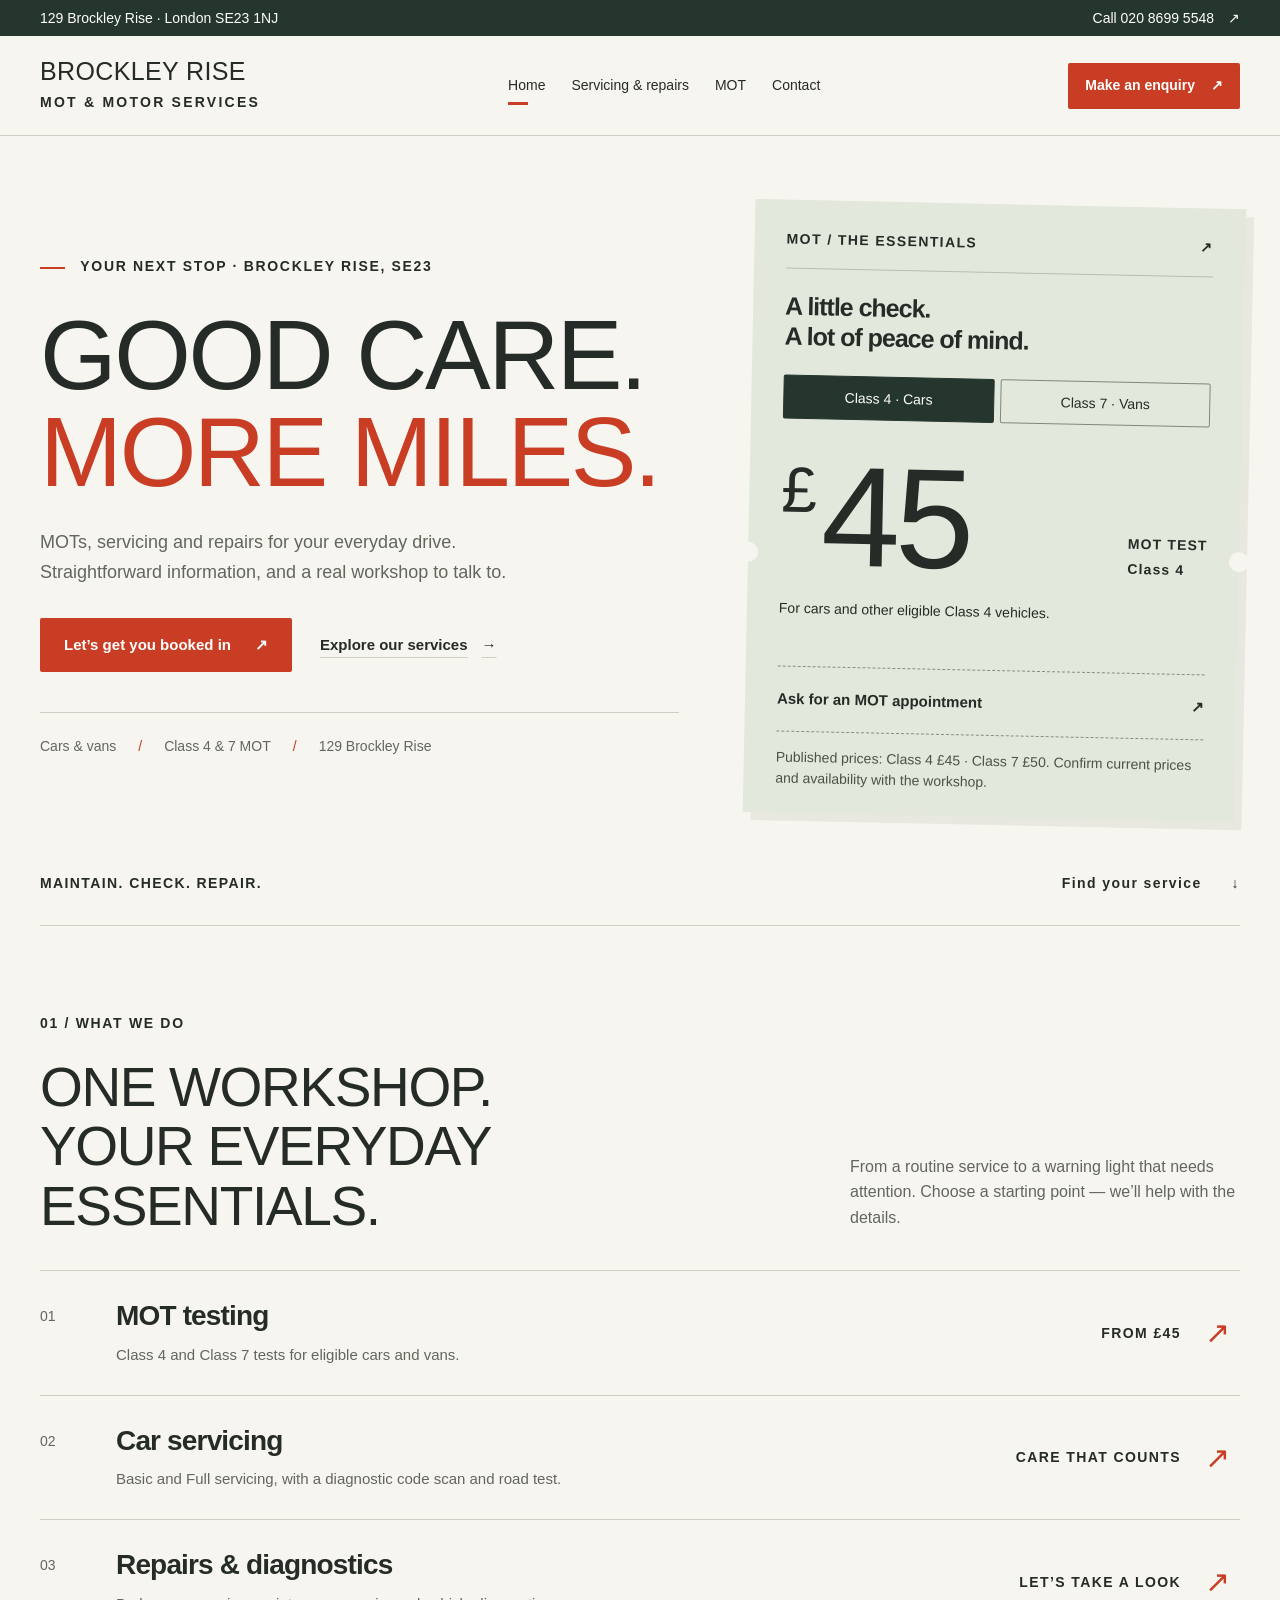
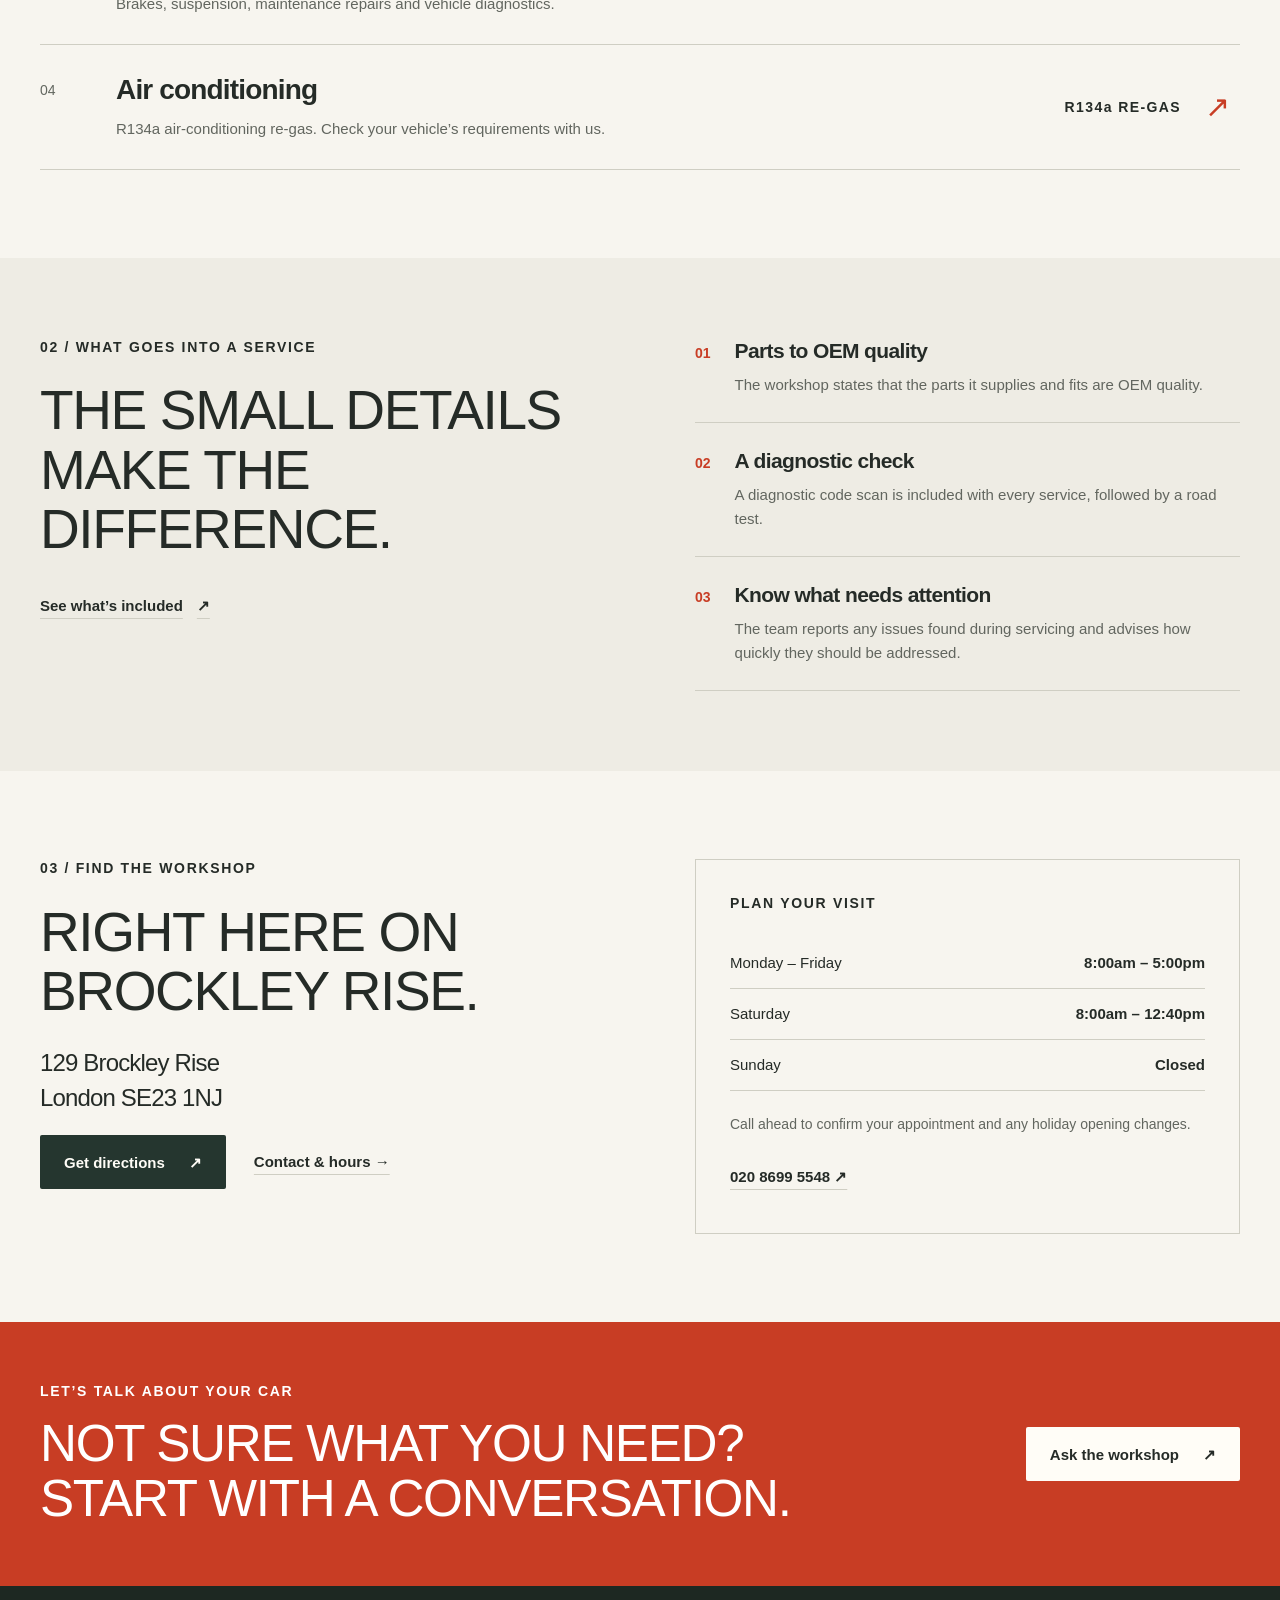
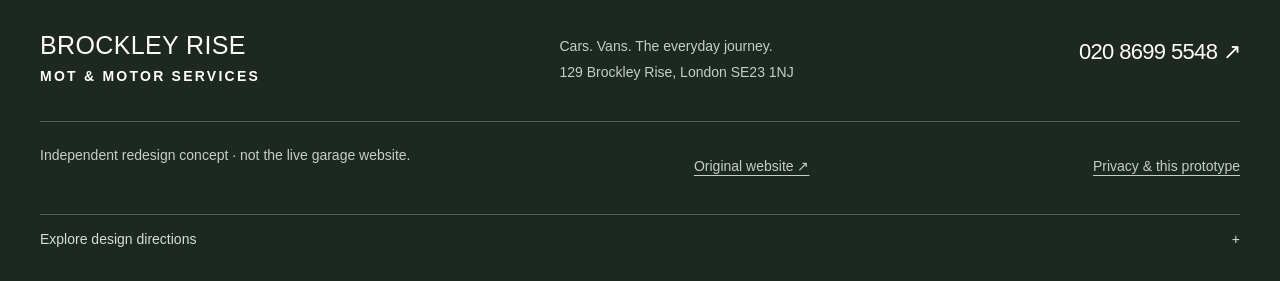
<file: index.html>
<!doctype html>
<html lang="en-GB" data-direction="workshop"><head><meta charset="utf-8"><meta name="viewport" content="width=device-width, initial-scale=1"><meta name="robots" content="noindex, nofollow"><meta name="description" content="MOT testing, car servicing and repairs at 129 Brockley Rise, London SE23. Independent website redesign concept."><meta name="theme-color" content="#ef512f"><title>MOT, servicing &amp; repairs in SE23 | Brockley Rise MOT</title><link rel="stylesheet" href="styles.css"><script src="app.js" defer></script></head><body><a class="skip-link" href="#main">Skip to content</a>
<div class="utility"><div class="container"><span>129 Brockley Rise · London SE23 1NJ</span><a href="tel:+442086995548">Call 020 8699 5548 <span aria-hidden="true">↗</span></a></div></div>
<header class="site-header"><div class="container header-inner"><a class="brand" href="index.html" aria-label="Brockley Rise MOT home">BROCKLEY RISE<span>MOT &amp; MOTOR SERVICES</span></a><button class="menu-toggle" aria-expanded="false" aria-controls="primary-nav">Menu <span aria-hidden="true">☰</span></button><nav id="primary-nav" aria-label="Main navigation"><a href="index.html" aria-current="page">Home</a><a href="services.html">Servicing & repairs</a><a href="mot.html">MOT</a><a href="contact.html">Contact</a></nav><a class="button button-small header-cta" href="contact.html#enquiry">Make an enquiry <span aria-hidden="true">↗</span></a></div></header><main id="main"><section class="home-hero"><div class="container hero-grid"><div class="hero-copy"><p class="eyebrow"><span class="small-line" aria-hidden="true"></span> YOUR NEXT STOP · BROCKLEY RISE, SE23</p><h1>Good care.<br><span class="accent-text">More miles.</span></h1><p class="hero-intro">MOTs, servicing and repairs for your everyday drive. Straightforward information, and a real workshop to talk to.</p><div class="button-row"><a class="button" href="contact.html#enquiry">Let’s get you booked in <span aria-hidden="true">↗</span></a><a class="text-link" href="services.html">Explore our services <span aria-hidden="true">→</span></a></div><div class="hero-details"><span>Cars &amp; vans</span><span>Class 4 &amp; 7 MOT</span><span>129 Brockley Rise</span></div></div><div class="mot-ticket" aria-label="MOT prices"><div class="ticket-top"><span>MOT / THE ESSENTIALS</span><span aria-hidden="true">↗</span></div><div class="ticket-heading">A little check.<br>A lot of peace of mind.</div><div class="ticket-tabs" role="group" aria-label="Choose MOT class"><button type="button" class="is-active" data-mot-class="4" aria-pressed="true">Class 4 · Cars</button><button type="button" data-mot-class="7" aria-pressed="false">Class 7 · Vans</button></div><div class="ticket-price" aria-live="polite"><span class="currency">£</span><span id="mot-price">45</span><span class="price-note">MOT TEST<br><span id="mot-label">Class 4</span></span></div><p id="mot-description">For cars and other eligible Class 4 vehicles.</p><a id="mot-enquiry" class="ticket-link" href="contact.html?service=class4#enquiry">Ask for an MOT appointment <span aria-hidden="true">↗</span></a><p class="ticket-footnote">Published prices: Class 4 £45 · Class 7 £50. Confirm current prices and availability with the workshop.</p></div></div><div class="container hero-baseline"><span>MAINTAIN. CHECK. REPAIR.</span><a href="#services">Find your service <span aria-hidden="true">↓</span></a></div></section>
<section class="section" id="services"><div class="container"><div class="section-header"><div><p class="eyebrow">01 / WHAT WE DO</p><h2>One workshop.<br>Your everyday essentials.</h2></div><p>From a routine service to a warning light that needs attention. Choose a starting point — we’ll help with the details.</p></div><div class="service-editorial"><a class="service-row" href="mot.html"><span class="service-number">01</span><div><h3>MOT testing</h3><p>Class 4 and Class 7 tests for eligible cars and vans.</p></div><span class="service-tag">FROM £45</span><span class="row-arrow" aria-hidden="true">↗</span></a><a class="service-row" href="services.html#servicing"><span class="service-number">02</span><div><h3>Car servicing</h3><p>Basic and Full servicing, with a diagnostic code scan and road test.</p></div><span class="service-tag">CARE THAT COUNTS</span><span class="row-arrow" aria-hidden="true">↗</span></a><a class="service-row" href="services.html#repairs"><span class="service-number">03</span><div><h3>Repairs &amp; diagnostics</h3><p>Brakes, suspension, maintenance repairs and vehicle diagnostics.</p></div><span class="service-tag">LET’S TAKE A LOOK</span><span class="row-arrow" aria-hidden="true">↗</span></a><a class="service-row" href="services.html#air-conditioning"><span class="service-number">04</span><div><h3>Air conditioning</h3><p>R134a air-conditioning re-gas. Check your vehicle’s requirements with us.</p></div><span class="service-tag">R134a RE-GAS</span><span class="row-arrow" aria-hidden="true">↗</span></a></div></div></section>
<section class="care-section"><div class="container care-grid"><div><p class="eyebrow">02 / WHAT GOES INTO A SERVICE</p><h2>The small details<br>make the difference.</h2><a class="text-link" href="services.html#servicing">See what’s included <span aria-hidden="true">↗</span></a></div><div class="care-points"><article><span>01</span><div><h3>Parts to OEM quality</h3><p>The workshop states that the parts it supplies and fits are OEM quality.</p></div></article><article><span>02</span><div><h3>A diagnostic check</h3><p>A diagnostic code scan is included with every service, followed by a road test.</p></div></article><article><span>03</span><div><h3>Know what needs attention</h3><p>The team reports any issues found during servicing and advises how quickly they should be addressed.</p></div></article></div></div></section>
<section class="section"><div class="container visit-grid"><div><p class="eyebrow">03 / FIND THE WORKSHOP</p><h2>Right here on<br>Brockley Rise.</h2><p class="large-copy">129 Brockley Rise<br>London SE23 1NJ</p><div class="button-row"><a class="button button-dark" href="https://www.google.com/maps/search/?api=1&amp;query=129+Brockley+Rise+London+SE23+1NJ" target="_blank" rel="noopener noreferrer">Get directions <span aria-hidden="true">↗</span></a><a class="text-link" href="contact.html">Contact &amp; hours →</a></div></div><div class="hours-panel"><p class="eyebrow">PLAN YOUR VISIT</p><dl class="hours"><div><dt>Monday – Friday</dt><dd>8:00am – 5:00pm</dd></div><div><dt>Saturday</dt><dd>8:00am – 12:40pm</dd></div><div><dt>Sunday</dt><dd>Closed</dd></div></dl><p>Call ahead to confirm your appointment and any holiday opening changes.</p><a class="text-link" href="tel:+442086995548">020 8699 5548 ↗</a></div></div></section><section class="closing"><div class="container closing-inner"><div><p class="eyebrow">LET’S TALK ABOUT YOUR CAR</p><h2>Not sure what you need?<br>Start with a conversation.</h2></div><a class="button button-light" href="contact.html#enquiry">Ask the workshop <span aria-hidden="true">↗</span></a></div></section></main><footer class="site-footer"><div class="container footer-top"><a class="brand" href="index.html">BROCKLEY RISE<span>MOT &amp; MOTOR SERVICES</span></a><p>Cars. Vans. The everyday journey.<br>129 Brockley Rise, London SE23 1NJ</p><a class="footer-phone" href="tel:+442086995548">020 8699 5548 <span aria-hidden="true">↗</span></a></div><div class="container footer-bottom"><span>Independent redesign concept · not the live garage website.</span><a href="https://www.brockleyrisemot.co.uk/" target="_blank" rel="noopener noreferrer">Original website ↗</a><a href="contact.html#privacy">Privacy &amp; this prototype</a></div><div class="container"><details class="design-settings"><summary>Explore design directions <span aria-hidden="true">+</span></summary><div class="direction-options" role="group" aria-label="Design direction"><button type="button" data-direction="workshop" aria-pressed="true"><strong>01 / Workshop</strong><span>Bold signage · warm paper · orange</span></button><button type="button" data-direction="technical" aria-pressed="false"><strong>02 / Technical</strong><span>Dark instrument panel · reversed layout</span></button><button type="button" data-direction="neighbourhood" aria-pressed="false"><strong>03 / Neighbourhood</strong><span>Editorial serif · sage · open composition</span></button></div><p>Presentation options only. Facts and enquiry behaviour stay the same.</p></details></div></footer></body></html>
</file>
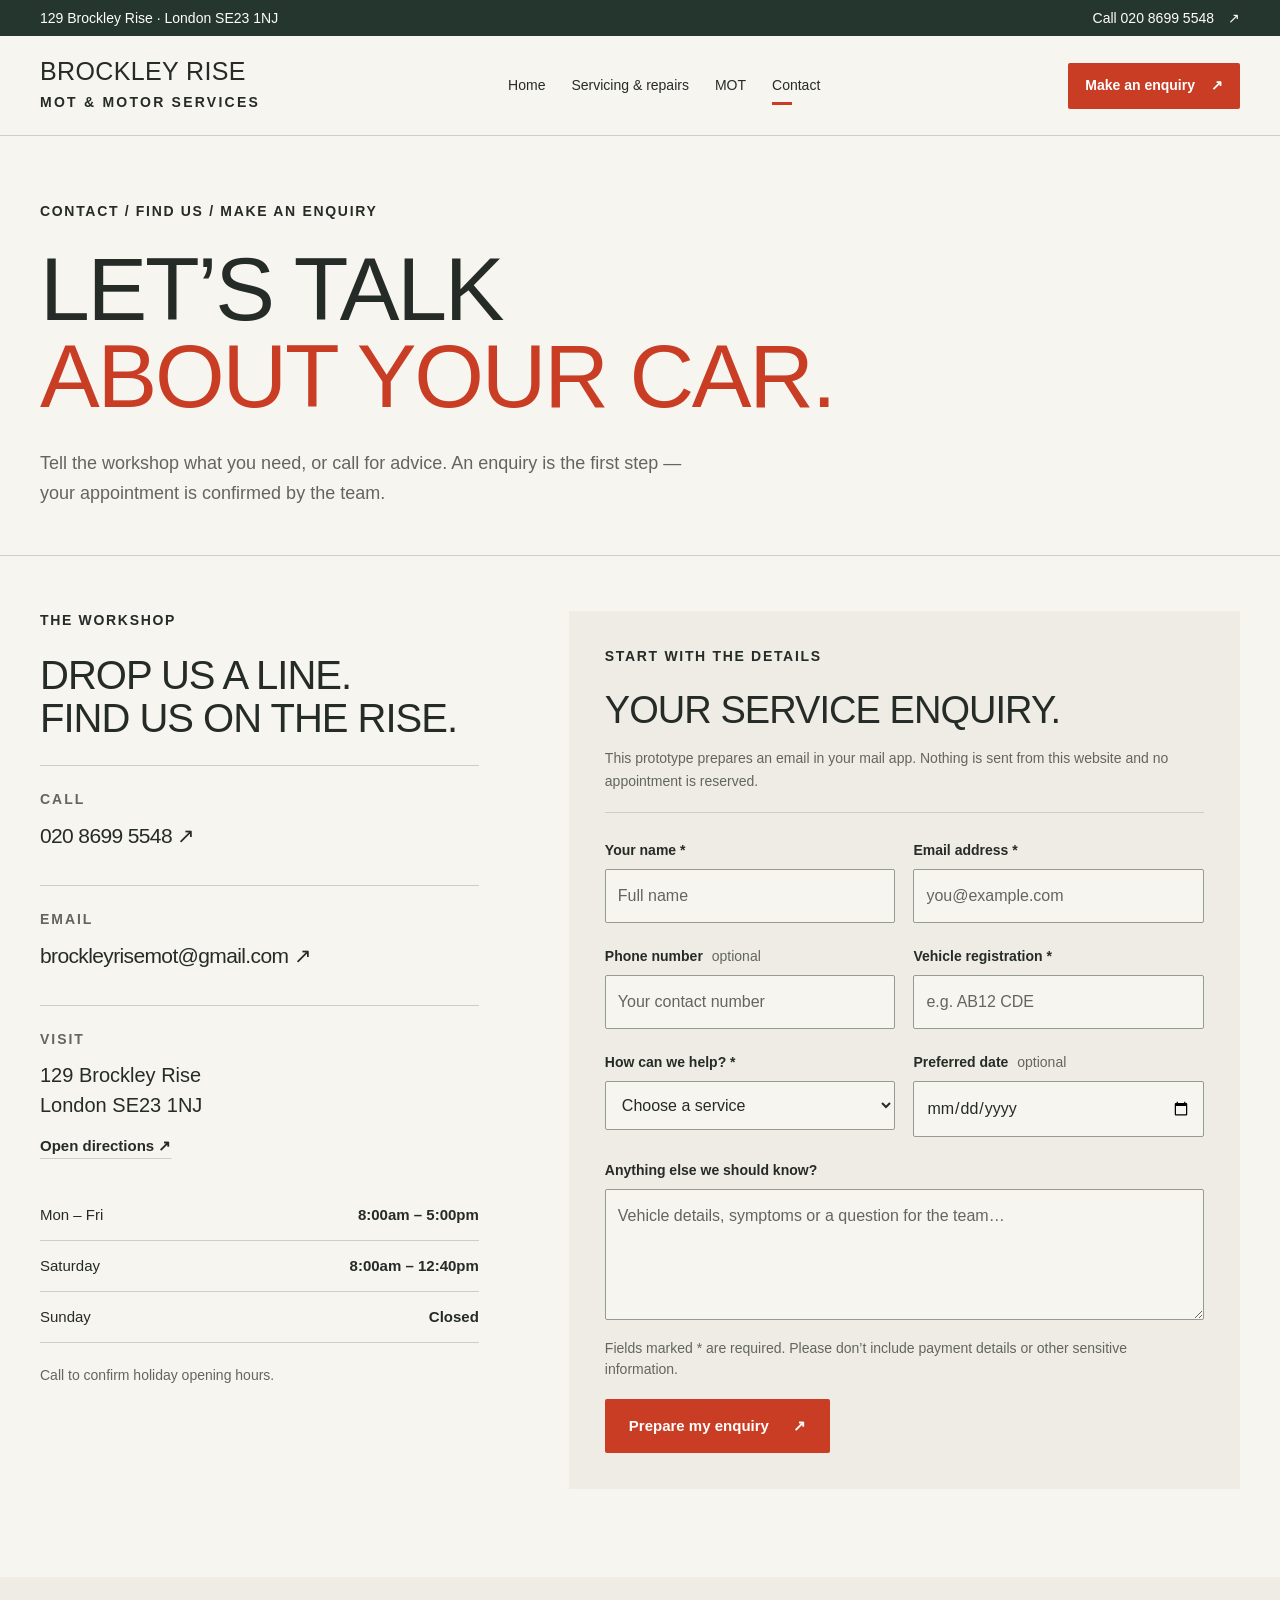
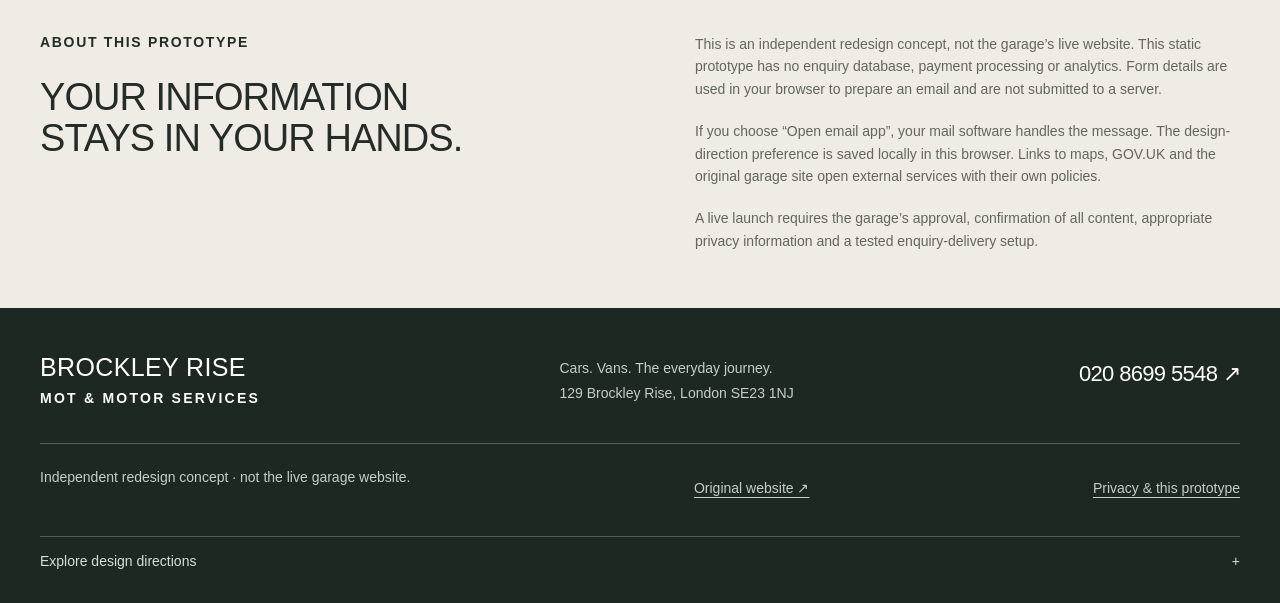
<file: contact.html>
<!doctype html>
<html lang="en-GB" data-direction="workshop"><head><meta charset="utf-8"><meta name="viewport" content="width=device-width, initial-scale=1"><meta name="robots" content="noindex, nofollow"><meta name="description" content="Contact Brockley Rise MOT at 129 Brockley Rise, SE23. Prepare a service enquiry, find opening hours and get directions."><meta name="theme-color" content="#ef512f"><title>Contact &amp; service enquiries | Brockley Rise MOT</title><link rel="stylesheet" href="styles.css"><script src="app.js" defer></script></head><body><a class="skip-link" href="#main">Skip to content</a>
<div class="utility"><div class="container"><span>129 Brockley Rise · London SE23 1NJ</span><a href="tel:+442086995548">Call 020 8699 5548 <span aria-hidden="true">↗</span></a></div></div>
<header class="site-header"><div class="container header-inner"><a class="brand" href="index.html" aria-label="Brockley Rise MOT home">BROCKLEY RISE<span>MOT &amp; MOTOR SERVICES</span></a><button class="menu-toggle" aria-expanded="false" aria-controls="primary-nav">Menu <span aria-hidden="true">☰</span></button><nav id="primary-nav" aria-label="Main navigation"><a href="index.html">Home</a><a href="services.html">Servicing & repairs</a><a href="mot.html">MOT</a><a href="contact.html" aria-current="page">Contact</a></nav><a class="button button-small header-cta" href="contact.html#enquiry">Make an enquiry <span aria-hidden="true">↗</span></a></div></header><main id="main"><section class="page-hero contact-hero"><div class="container"><p class="eyebrow">CONTACT / FIND US / MAKE AN ENQUIRY</p><h1>Let’s talk<br><span class="accent-text">about your car.</span></h1><p class="hero-intro">Tell the workshop what you need, or call for advice. An enquiry is the first step — your appointment is confirmed by the team.</p></div></section><section class="section contact-section"><div class="container contact-grid"><aside class="contact-details"><p class="eyebrow">THE WORKSHOP</p><h2>Drop us a line.<br>Find us on the Rise.</h2><div class="contact-item"><span>CALL</span><a href="tel:+442086995548">020 8699 5548 ↗</a></div><div class="contact-item"><span>EMAIL</span><a class="email-link" href="mailto:brockleyrisemot@gmail.com">brockleyrisemot@gmail.com ↗</a></div><div class="contact-item"><span>VISIT</span><p>129 Brockley Rise<br>London SE23 1NJ</p><a class="text-link" href="https://www.google.com/maps/search/?api=1&amp;query=129+Brockley+Rise+London+SE23+1NJ" target="_blank" rel="noopener noreferrer">Open directions ↗</a></div><dl class="hours"><div><dt>Mon – Fri</dt><dd>8:00am – 5:00pm</dd></div><div><dt>Saturday</dt><dd>8:00am – 12:40pm</dd></div><div><dt>Sunday</dt><dd>Closed</dd></div></dl><p class="small-note">Call to confirm holiday opening hours.</p></aside><div class="enquiry-panel" id="enquiry"><p class="eyebrow">START WITH THE DETAILS</p><h2>Your service enquiry.</h2><p class="form-note">This prototype prepares an email in your mail app. Nothing is sent from this website and no appointment is reserved.</p><noscript><p class="notice">The email builder needs JavaScript. Please call or email the workshop using the contact details on this page.</p></noscript><form id="enquiry-form" hidden><div class="form-grid"><label>Your name <span aria-hidden="true">*</span><input name="name" autocomplete="name" required maxlength="100" placeholder="Full name"></label><label>Email address <span aria-hidden="true">*</span><input type="email" name="email" autocomplete="email" required maxlength="160" placeholder="you@example.com"></label><label>Phone number <span class="optional">optional</span><input type="tel" name="phone" autocomplete="tel" maxlength="40" placeholder="Your contact number"></label><label>Vehicle registration <span aria-hidden="true">*</span><input name="registration" required maxlength="14" autocapitalize="characters" placeholder="e.g. AB12 CDE" class="registration-input"></label><label>How can we help? <span aria-hidden="true">*</span><select name="service" required><option value="">Choose a service</option><option value="class4">Class 4 MOT</option><option value="class7">Class 7 MOT</option><option value="basic">Basic service</option><option value="full">Full service</option><option value="service">Servicing advice</option><option value="repair">Repairs / diagnostics</option><option value="aircon">Air conditioning (R134a)</option><option value="other">Something else</option></select></label><label>Preferred date <span class="optional">optional</span><input type="date" name="date"></label></div><label class="message-label">Anything else we should know?<textarea name="message" rows="4" maxlength="1200" placeholder="Vehicle details, symptoms or a question for the team…"></textarea></label><p class="small-note">Fields marked * are required. Please don’t include payment details or other sensitive information.</p><button type="submit" class="button">Prepare my enquiry <span aria-hidden="true">↗</span></button></form><div id="enquiry-result" class="enquiry-result" hidden tabindex="-1"><h3>Ready for your review.</h3><p role="status">Nothing has been sent. Review the text, then open your email app and send it yourself.</p><textarea id="email-preview" readonly aria-label="Prepared email" rows="10"></textarea><div class="button-row"><a id="open-email" class="button" href="mailto:brockleyrisemot@gmail.com">Open email app ↗</a><button type="button" id="copy-enquiry" class="button button-outline">Copy message</button></div><p id="copy-status" role="status" class="small-note"></p></div></div></div></section><section class="privacy-section" id="privacy"><div class="container narrow-split"><div><p class="eyebrow">ABOUT THIS PROTOTYPE</p><h2>Your information<br>stays in your hands.</h2></div><div><p>This is an independent redesign concept, not the garage’s live website. This static prototype has no enquiry database, payment processing or analytics. Form details are used in your browser to prepare an email and are not submitted to a server.</p><p>If you choose “Open email app”, your mail software handles the message. The design-direction preference is saved locally in this browser. Links to maps, GOV.UK and the original garage site open external services with their own policies.</p><p>A live launch requires the garage’s approval, confirmation of all content, appropriate privacy information and a tested enquiry-delivery setup.</p></div></div></section></main><footer class="site-footer"><div class="container footer-top"><a class="brand" href="index.html">BROCKLEY RISE<span>MOT &amp; MOTOR SERVICES</span></a><p>Cars. Vans. The everyday journey.<br>129 Brockley Rise, London SE23 1NJ</p><a class="footer-phone" href="tel:+442086995548">020 8699 5548 <span aria-hidden="true">↗</span></a></div><div class="container footer-bottom"><span>Independent redesign concept · not the live garage website.</span><a href="https://www.brockleyrisemot.co.uk/" target="_blank" rel="noopener noreferrer">Original website ↗</a><a href="contact.html#privacy">Privacy &amp; this prototype</a></div><div class="container"><details class="design-settings"><summary>Explore design directions <span aria-hidden="true">+</span></summary><div class="direction-options" role="group" aria-label="Design direction"><button type="button" data-direction="workshop" aria-pressed="true"><strong>01 / Workshop</strong><span>Bold signage · warm paper · orange</span></button><button type="button" data-direction="technical" aria-pressed="false"><strong>02 / Technical</strong><span>Dark instrument panel · reversed layout</span></button><button type="button" data-direction="neighbourhood" aria-pressed="false"><strong>03 / Neighbourhood</strong><span>Editorial serif · sage · open composition</span></button></div><p>Presentation options only. Facts and enquiry behaviour stay the same.</p></details></div></footer></body></html>
</file>
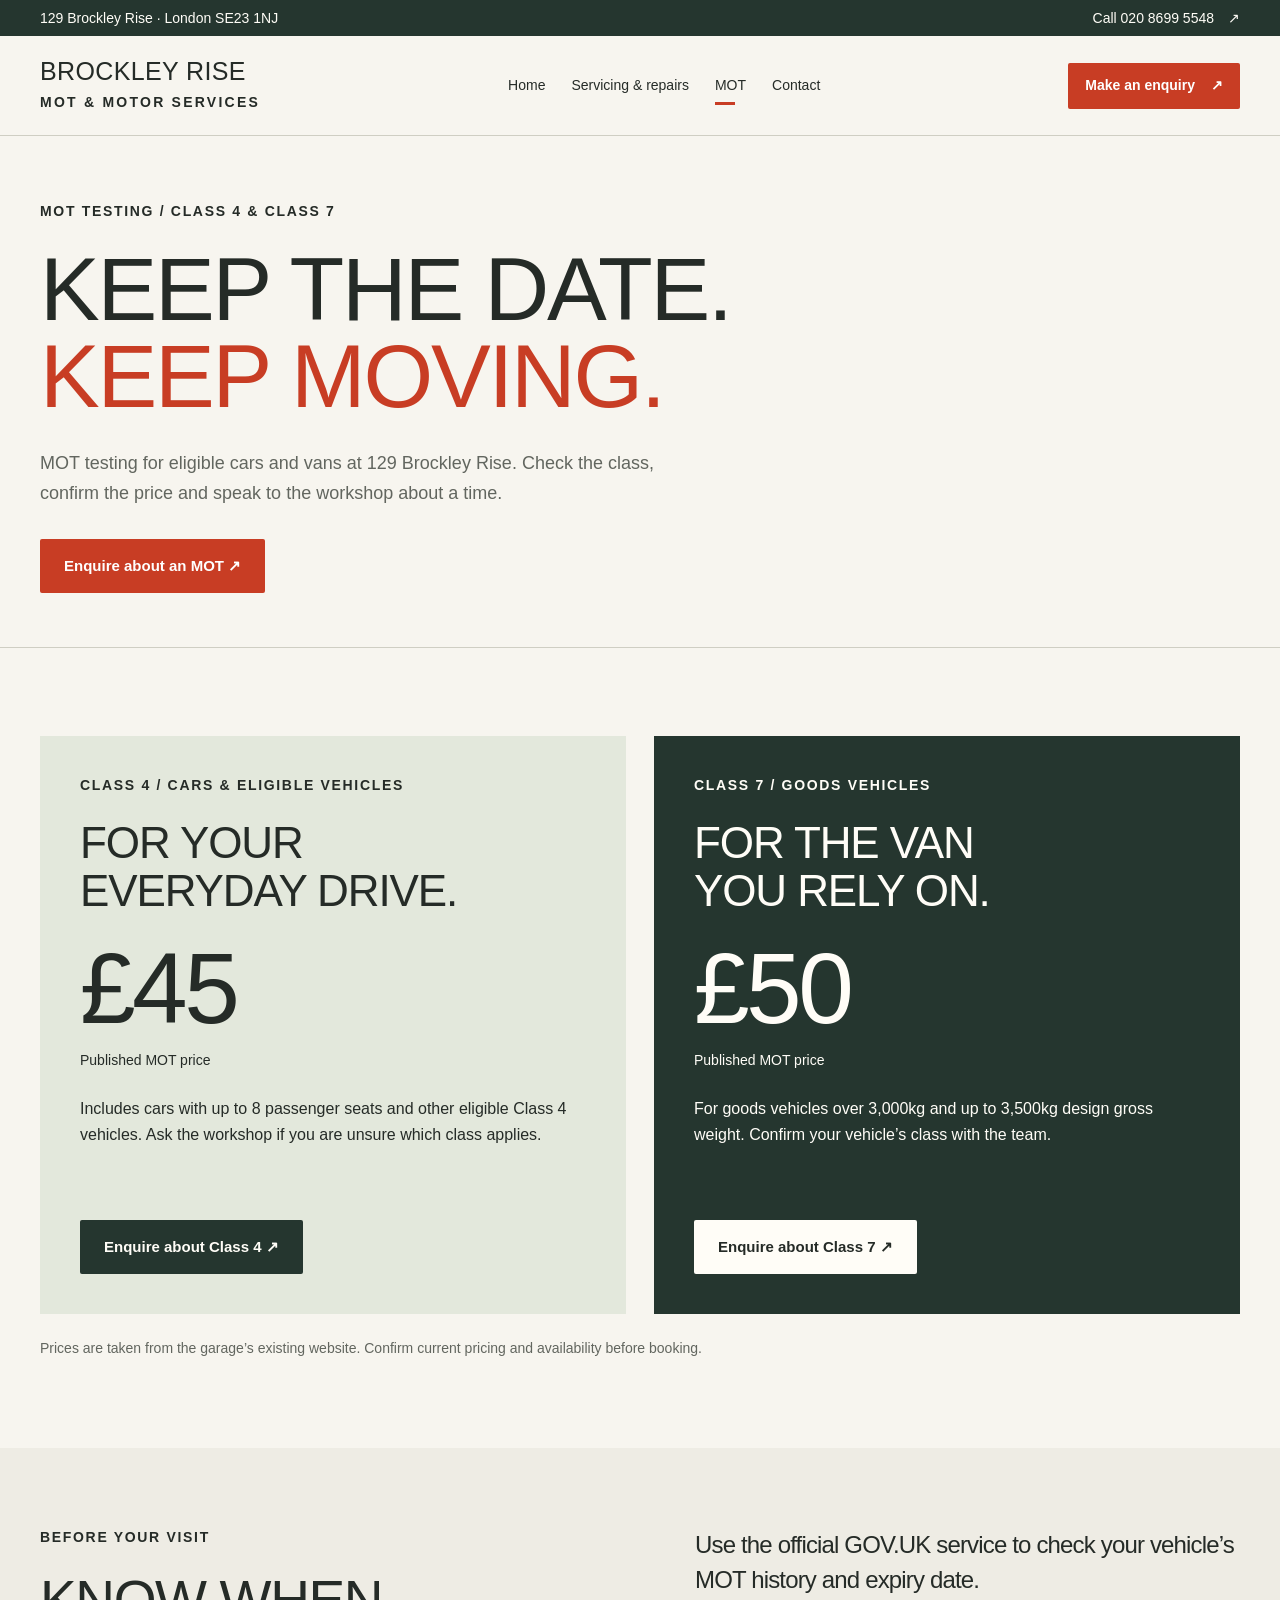
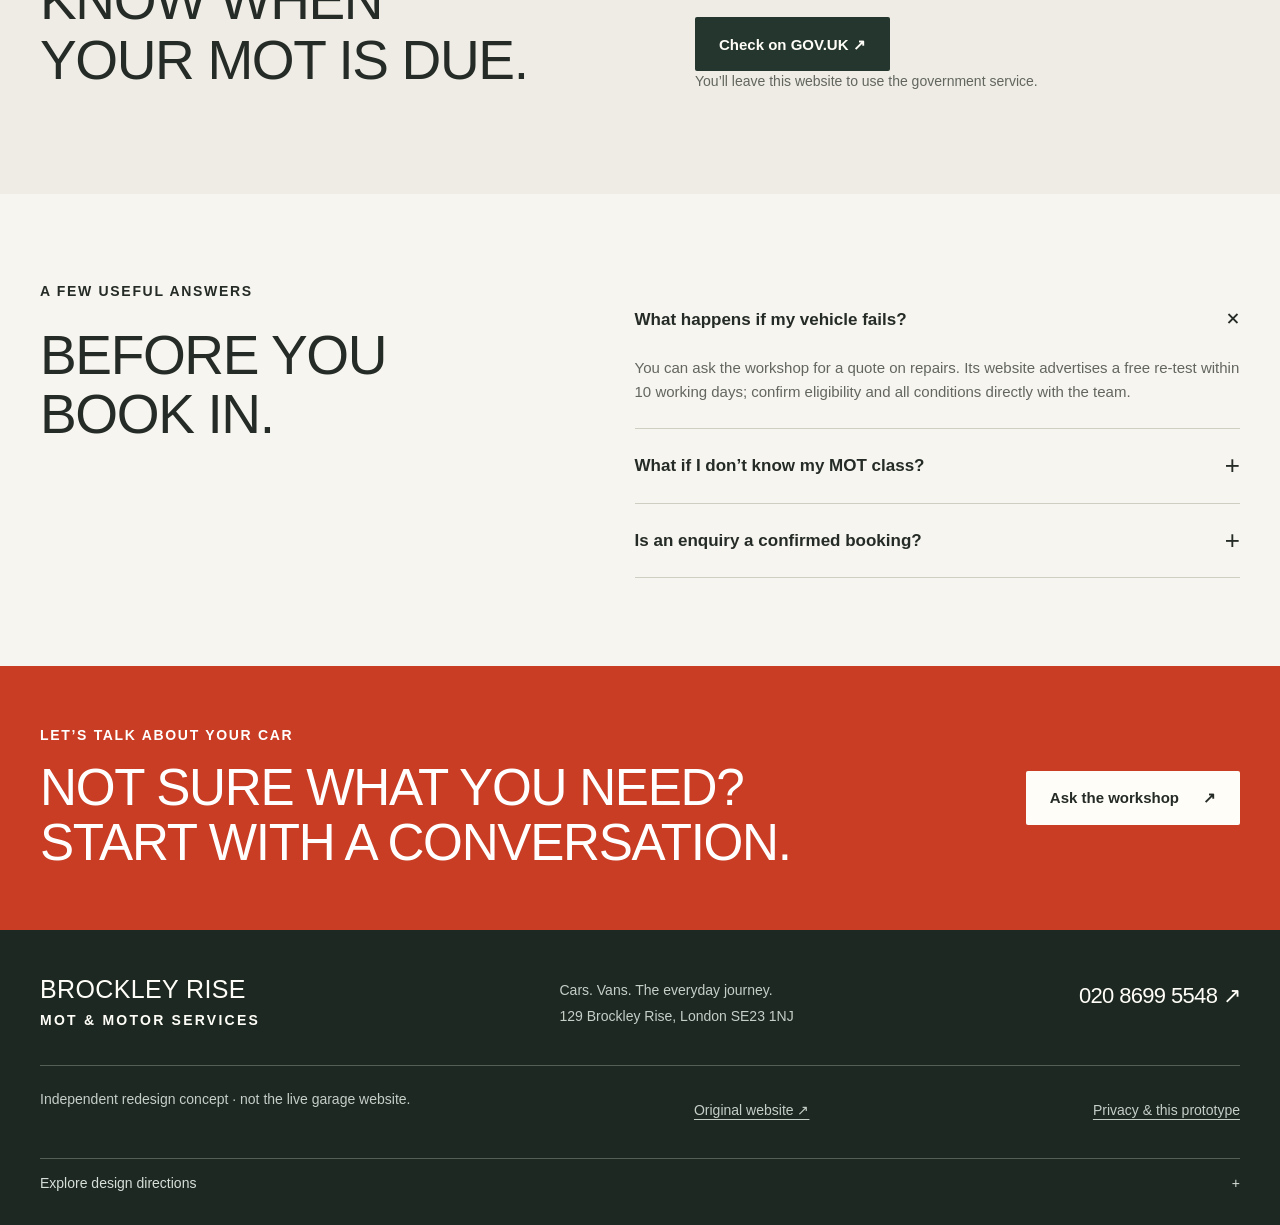
<file: mot.html>
<!doctype html>
<html lang="en-GB" data-direction="workshop"><head><meta charset="utf-8"><meta name="viewport" content="width=device-width, initial-scale=1"><meta name="robots" content="noindex, nofollow"><meta name="description" content="Class 4 and Class 7 MOT information and published prices from Brockley Rise MOT, SE23. Confirm all bookings with the workshop."><meta name="theme-color" content="#ef512f"><title>Class 4 &amp; Class 7 MOT testing | Brockley Rise MOT</title><link rel="stylesheet" href="styles.css"><script src="app.js" defer></script></head><body><a class="skip-link" href="#main">Skip to content</a>
<div class="utility"><div class="container"><span>129 Brockley Rise · London SE23 1NJ</span><a href="tel:+442086995548">Call 020 8699 5548 <span aria-hidden="true">↗</span></a></div></div>
<header class="site-header"><div class="container header-inner"><a class="brand" href="index.html" aria-label="Brockley Rise MOT home">BROCKLEY RISE<span>MOT &amp; MOTOR SERVICES</span></a><button class="menu-toggle" aria-expanded="false" aria-controls="primary-nav">Menu <span aria-hidden="true">☰</span></button><nav id="primary-nav" aria-label="Main navigation"><a href="index.html">Home</a><a href="services.html">Servicing & repairs</a><a href="mot.html" aria-current="page">MOT</a><a href="contact.html">Contact</a></nav><a class="button button-small header-cta" href="contact.html#enquiry">Make an enquiry <span aria-hidden="true">↗</span></a></div></header><main id="main"><section class="page-hero"><div class="container"><p class="eyebrow">MOT TESTING / CLASS 4 &amp; CLASS 7</p><h1>Keep the date.<br><span class="accent-text">Keep moving.</span></h1><p class="hero-intro">MOT testing for eligible cars and vans at 129 Brockley Rise. Check the class, confirm the price and speak to the workshop about a time.</p><a class="button" href="contact.html?service=class4#enquiry">Enquire about an MOT ↗</a></div></section><section class="section"><div class="container"><div class="mot-options"><article class="mot-option"><p class="eyebrow">CLASS 4 / CARS &amp; ELIGIBLE VEHICLES</p><h2>For your<br>everyday drive.</h2><p class="mot-option-price">£45<span>Published MOT price</span></p><p>Includes cars with up to 8 passenger seats and other eligible Class 4 vehicles. Ask the workshop if you are unsure which class applies.</p><a class="button button-dark" href="contact.html?service=class4#enquiry">Enquire about Class 4 ↗</a></article><article class="mot-option mot-option-dark"><p class="eyebrow">CLASS 7 / GOODS VEHICLES</p><h2>For the van<br>you rely on.</h2><p class="mot-option-price">£50<span>Published MOT price</span></p><p>For goods vehicles over 3,000kg and up to 3,500kg design gross weight. Confirm your vehicle’s class with the team.</p><a class="button button-light" href="contact.html?service=class7#enquiry">Enquire about Class 7 ↗</a></article></div><p class="small-note">Prices are taken from the garage’s existing website. Confirm current pricing and availability before booking.</p></div></section><section class="care-section"><div class="container narrow-split"><div><p class="eyebrow">BEFORE YOUR VISIT</p><h2>Know when<br>your MOT is due.</h2></div><div><p class="large-copy">Use the official GOV.UK service to check your vehicle’s MOT history and expiry date.</p><a class="button button-dark" href="https://www.gov.uk/check-mot-history" target="_blank" rel="noopener noreferrer">Check on GOV.UK ↗</a><p class="small-note">You’ll leave this website to use the government service.</p></div></div></section><section class="section"><div class="container faq-layout"><div><p class="eyebrow">A FEW USEFUL ANSWERS</p><h2>Before you<br>book in.</h2></div><div><details class="accordion" open><summary>What happens if my vehicle fails? <span aria-hidden="true">+</span></summary><p>You can ask the workshop for a quote on repairs. Its website advertises a free re-test within 10 working days; confirm eligibility and all conditions directly with the team.</p></details><details class="accordion"><summary>What if I don’t know my MOT class? <span aria-hidden="true">+</span></summary><p>Call 020 8699 5548 with your vehicle details. The workshop can help identify the appropriate class before you arrange a visit.</p></details><details class="accordion"><summary>Is an enquiry a confirmed booking? <span aria-hidden="true">+</span></summary><p>No. Please wait for the workshop to confirm the date, time and any requirements. This redesign prototype prepares an email; it does not reserve an appointment.</p></details></div></div></section><section class="closing"><div class="container closing-inner"><div><p class="eyebrow">LET’S TALK ABOUT YOUR CAR</p><h2>Not sure what you need?<br>Start with a conversation.</h2></div><a class="button button-light" href="contact.html#enquiry">Ask the workshop <span aria-hidden="true">↗</span></a></div></section></main><footer class="site-footer"><div class="container footer-top"><a class="brand" href="index.html">BROCKLEY RISE<span>MOT &amp; MOTOR SERVICES</span></a><p>Cars. Vans. The everyday journey.<br>129 Brockley Rise, London SE23 1NJ</p><a class="footer-phone" href="tel:+442086995548">020 8699 5548 <span aria-hidden="true">↗</span></a></div><div class="container footer-bottom"><span>Independent redesign concept · not the live garage website.</span><a href="https://www.brockleyrisemot.co.uk/" target="_blank" rel="noopener noreferrer">Original website ↗</a><a href="contact.html#privacy">Privacy &amp; this prototype</a></div><div class="container"><details class="design-settings"><summary>Explore design directions <span aria-hidden="true">+</span></summary><div class="direction-options" role="group" aria-label="Design direction"><button type="button" data-direction="workshop" aria-pressed="true"><strong>01 / Workshop</strong><span>Bold signage · warm paper · orange</span></button><button type="button" data-direction="technical" aria-pressed="false"><strong>02 / Technical</strong><span>Dark instrument panel · reversed layout</span></button><button type="button" data-direction="neighbourhood" aria-pressed="false"><strong>03 / Neighbourhood</strong><span>Editorial serif · sage · open composition</span></button></div><p>Presentation options only. Facts and enquiry behaviour stay the same.</p></details></div></footer></body></html>
</file>
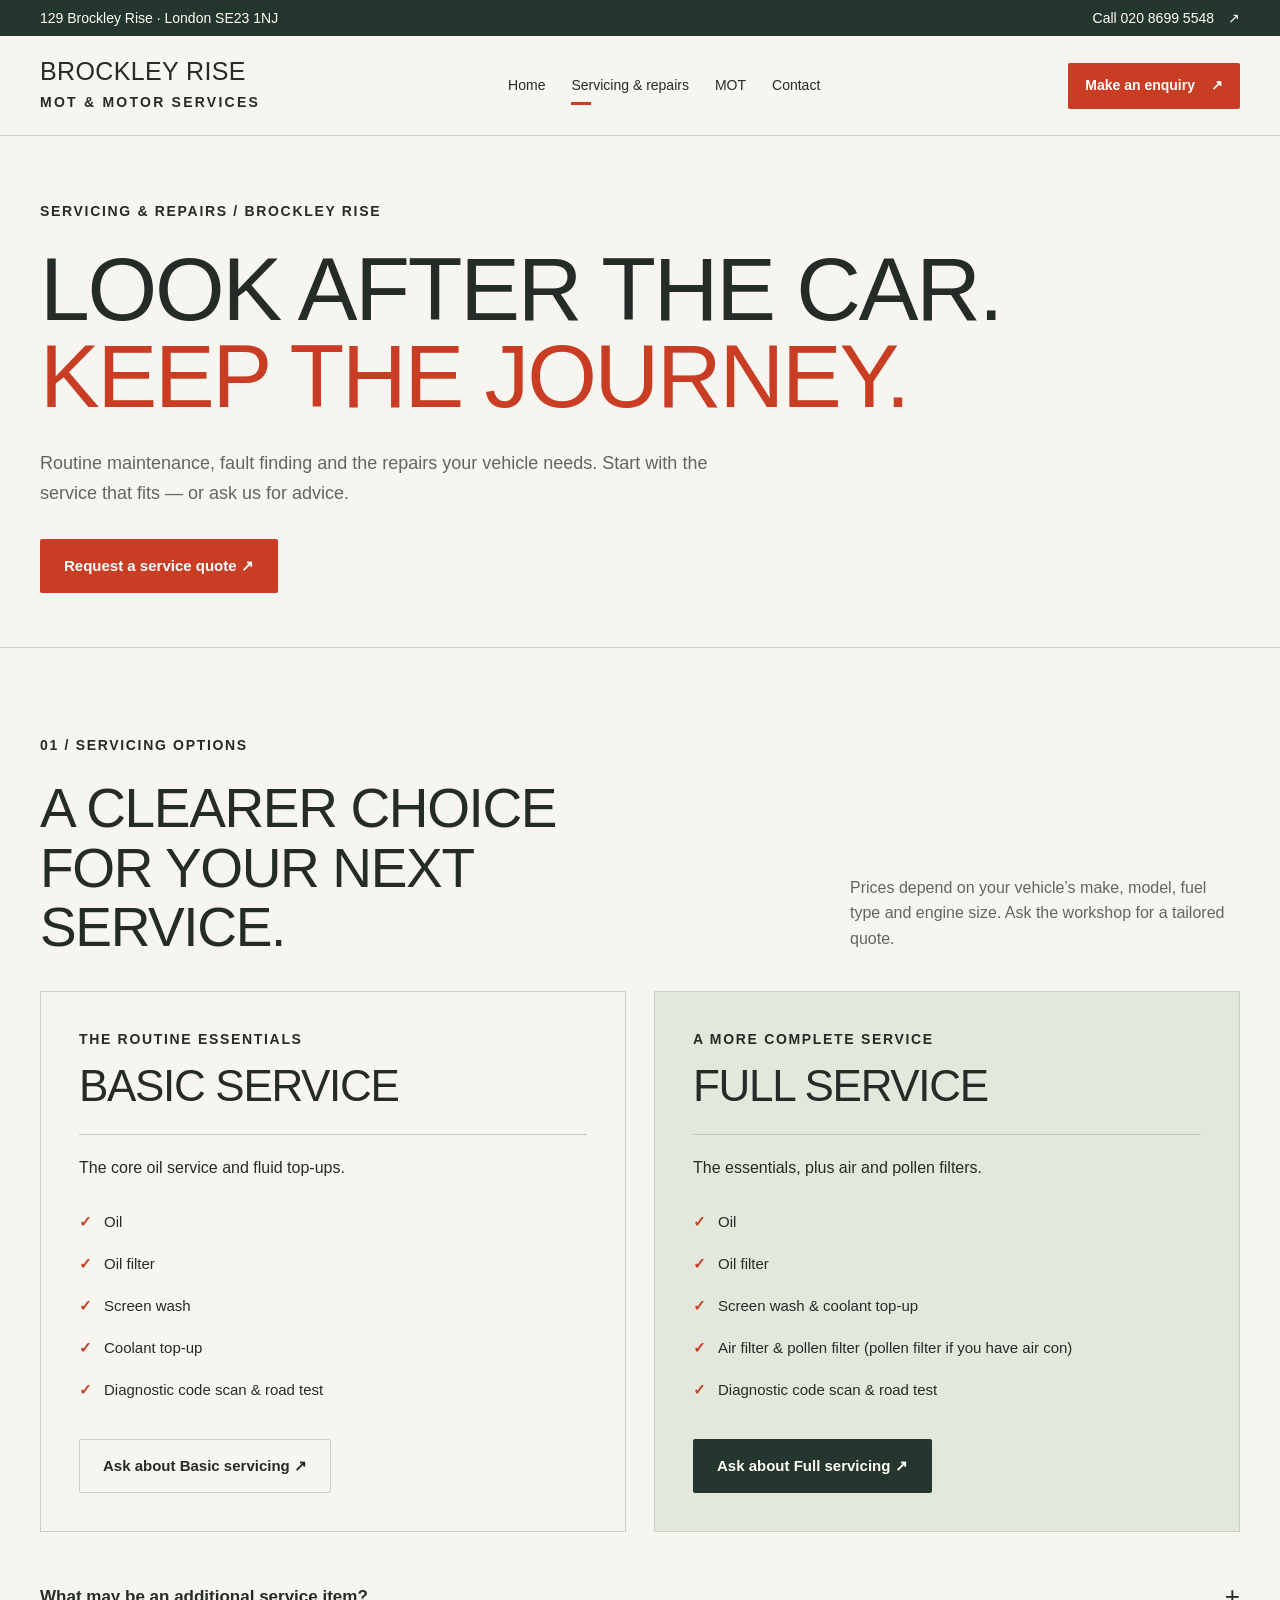
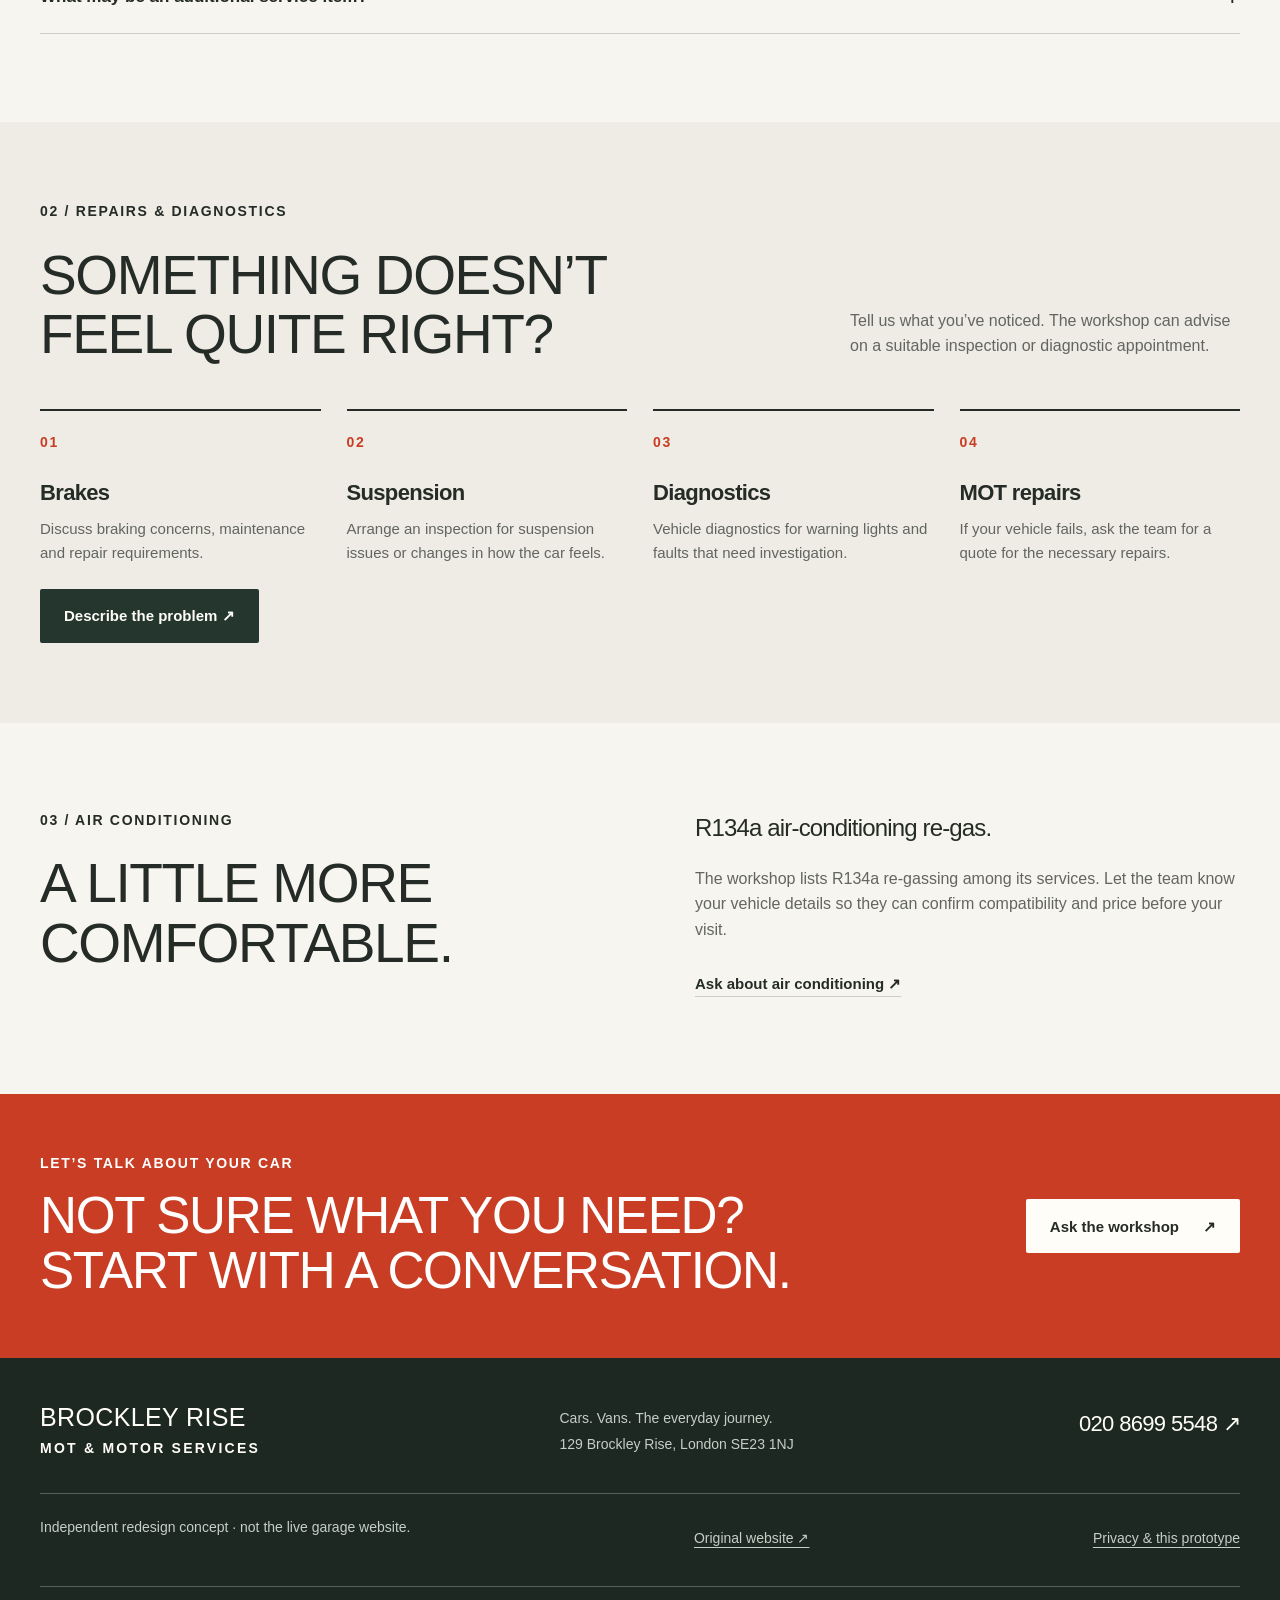
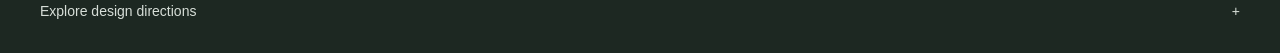
<file: services.html>
<!doctype html>
<html lang="en-GB" data-direction="workshop"><head><meta charset="utf-8"><meta name="viewport" content="width=device-width, initial-scale=1"><meta name="robots" content="noindex, nofollow"><meta name="description" content="Explore Basic and Full servicing, diagnostics, brakes, suspension and R134a air-conditioning re-gas at Brockley Rise MOT."><meta name="theme-color" content="#ef512f"><title>Car servicing &amp; repairs | Brockley Rise MOT</title><link rel="stylesheet" href="styles.css"><script src="app.js" defer></script></head><body><a class="skip-link" href="#main">Skip to content</a>
<div class="utility"><div class="container"><span>129 Brockley Rise · London SE23 1NJ</span><a href="tel:+442086995548">Call 020 8699 5548 <span aria-hidden="true">↗</span></a></div></div>
<header class="site-header"><div class="container header-inner"><a class="brand" href="index.html" aria-label="Brockley Rise MOT home">BROCKLEY RISE<span>MOT &amp; MOTOR SERVICES</span></a><button class="menu-toggle" aria-expanded="false" aria-controls="primary-nav">Menu <span aria-hidden="true">☰</span></button><nav id="primary-nav" aria-label="Main navigation"><a href="index.html">Home</a><a href="services.html" aria-current="page">Servicing & repairs</a><a href="mot.html">MOT</a><a href="contact.html">Contact</a></nav><a class="button button-small header-cta" href="contact.html#enquiry">Make an enquiry <span aria-hidden="true">↗</span></a></div></header><main id="main"><section class="page-hero"><div class="container"><p class="eyebrow">SERVICING &amp; REPAIRS / BROCKLEY RISE</p><h1>Look after the car.<br><span class="accent-text">Keep the journey.</span></h1><p class="hero-intro">Routine maintenance, fault finding and the repairs your vehicle needs. Start with the service that fits — or ask us for advice.</p><a class="button" href="contact.html?service=service#enquiry">Request a service quote ↗</a></div></section><section class="section" id="servicing"><div class="container"><div class="section-header"><div><p class="eyebrow">01 / SERVICING OPTIONS</p><h2>A clearer choice<br>for your next service.</h2></div><p>Prices depend on your vehicle’s make, model, fuel type and engine size. Ask the workshop for a tailored quote.</p></div><div class="service-plans"><article class="plan"><div class="plan-heading"><span class="eyebrow">THE ROUTINE ESSENTIALS</span><h3>Basic service</h3></div><p>The core oil service and fluid top-ups.</p><ul class="check-list"><li>Oil</li><li>Oil filter</li><li>Screen wash</li><li>Coolant top-up</li><li>Diagnostic code scan &amp; road test</li></ul><a class="button button-outline" href="contact.html?service=basic#enquiry">Ask about Basic servicing ↗</a></article><article class="plan plan-featured"><div class="plan-heading"><span class="eyebrow">A MORE COMPLETE SERVICE</span><h3>Full service</h3></div><p>The essentials, plus air and pollen filters.</p><ul class="check-list"><li>Oil</li><li>Oil filter</li><li>Screen wash &amp; coolant top-up</li><li>Air filter &amp; pollen filter (pollen filter if you have air con)</li><li>Diagnostic code scan &amp; road test</li></ul><a class="button button-dark" href="contact.html?service=full#enquiry">Ask about Full servicing ↗</a></article></div><details class="accordion"><summary>What may be an additional service item? <span aria-hidden="true">+</span></summary><p>Depending on the vehicle and service, additional items may include spark plugs, fuel filters, engine flush, fuel-system cleaner, AdBlue top-up, brake-fluid change or coolant change. Air and pollen filters are additional items for the Basic service. Confirm requirements and the full quote with the workshop.</p></details></div></section><section class="care-section" id="repairs"><div class="container"><div class="section-header"><div><p class="eyebrow">02 / REPAIRS &amp; DIAGNOSTICS</p><h2>Something doesn’t<br>feel quite right?</h2></div><p>Tell us what you’ve noticed. The workshop can advise on a suitable inspection or diagnostic appointment.</p></div><div class="repair-grid"><article><span class="eyebrow">01</span><h3>Brakes</h3><p>Discuss braking concerns, maintenance and repair requirements.</p></article><article><span class="eyebrow">02</span><h3>Suspension</h3><p>Arrange an inspection for suspension issues or changes in how the car feels.</p></article><article><span class="eyebrow">03</span><h3>Diagnostics</h3><p>Vehicle diagnostics for warning lights and faults that need investigation.</p></article><article><span class="eyebrow">04</span><h3>MOT repairs</h3><p>If your vehicle fails, ask the team for a quote for the necessary repairs.</p></article></div><a class="button button-dark" href="contact.html?service=repair#enquiry">Describe the problem ↗</a></div></section><section class="section" id="air-conditioning"><div class="container narrow-split"><div><p class="eyebrow">03 / AIR CONDITIONING</p><h2>A little more<br>comfortable.</h2></div><div><p class="large-copy">R134a air-conditioning re-gas.</p><p>The workshop lists R134a re-gassing among its services. Let the team know your vehicle details so they can confirm compatibility and price before your visit.</p><a class="text-link" href="contact.html?service=aircon#enquiry">Ask about air conditioning ↗</a></div></div></section><section class="closing"><div class="container closing-inner"><div><p class="eyebrow">LET’S TALK ABOUT YOUR CAR</p><h2>Not sure what you need?<br>Start with a conversation.</h2></div><a class="button button-light" href="contact.html#enquiry">Ask the workshop <span aria-hidden="true">↗</span></a></div></section></main><footer class="site-footer"><div class="container footer-top"><a class="brand" href="index.html">BROCKLEY RISE<span>MOT &amp; MOTOR SERVICES</span></a><p>Cars. Vans. The everyday journey.<br>129 Brockley Rise, London SE23 1NJ</p><a class="footer-phone" href="tel:+442086995548">020 8699 5548 <span aria-hidden="true">↗</span></a></div><div class="container footer-bottom"><span>Independent redesign concept · not the live garage website.</span><a href="https://www.brockleyrisemot.co.uk/" target="_blank" rel="noopener noreferrer">Original website ↗</a><a href="contact.html#privacy">Privacy &amp; this prototype</a></div><div class="container"><details class="design-settings"><summary>Explore design directions <span aria-hidden="true">+</span></summary><div class="direction-options" role="group" aria-label="Design direction"><button type="button" data-direction="workshop" aria-pressed="true"><strong>01 / Workshop</strong><span>Bold signage · warm paper · orange</span></button><button type="button" data-direction="technical" aria-pressed="false"><strong>02 / Technical</strong><span>Dark instrument panel · reversed layout</span></button><button type="button" data-direction="neighbourhood" aria-pressed="false"><strong>03 / Neighbourhood</strong><span>Editorial serif · sage · open composition</span></button></div><p>Presentation options only. Facts and enquiry behaviour stay the same.</p></details></div></footer></body></html>
</file>
<file: styles.css>
/* Brockley Rise MOT — original redesign. No build step or external assets. */
:root{--paper:#f7f5ef;--surface:#eeece4;--ink:#252b27;--muted:#62665f;--line:#cfcec3;--accent:#c83d24;--accent-hover:#a72e19;--ticket:#e3e8dc;--ticket-ink:#252b27;--deep:#25362f;--white:#fffdf7;--display:Impact,'Arial Narrow',sans-serif;--body:'Trebuchet MS',Verdana,sans-serif;--serif:Georgia,'Times New Roman',serif;--max:1200px;--space:clamp(24px,4vw,64px)}
*{box-sizing:border-box}html{scroll-behavior:smooth;scroll-padding-top:100px}body{margin:0;background:var(--paper);color:var(--ink);font:16px/1.6 var(--body)}a{color:inherit;text-decoration:none}button,input,select,textarea{font:inherit}button,a,input,select,textarea,summary{-webkit-tap-highlight-color:transparent}button{cursor:pointer}a,button{touch-action:manipulation}a:focus-visible,button:focus-visible,summary:focus-visible,input:focus-visible,select:focus-visible,textarea:focus-visible{outline:3px solid var(--accent);outline-offset:5px}::selection{background:var(--accent);color:white}[hidden]{display:none!important}h1,h2,h3,p{margin-top:0}h1,h2,h3{text-wrap:balance}h1,h2{font-family:var(--display);font-weight:400;text-transform:uppercase;letter-spacing:-.025em}h1{font-size:clamp(64px,7.7vw,112px);line-height:.98;margin-bottom:28px}h2{font-size:clamp(38px,4.3vw,58px);line-height:1.08;margin-bottom:24px}h3{font-size:24px;line-height:1.2;letter-spacing:-.03em;margin-bottom:10px}p{margin-bottom:20px}p:last-child{margin-bottom:0}svg{display:block}.container{width:min(var(--max),calc(100% - 80px));margin-inline:auto}.section{padding-block:88px}.eyebrow{font-size:14px;line-height:1.4;letter-spacing:.12em;font-weight:700;margin-bottom:24px}.accent-text{color:var(--accent)}.small-line{display:inline-block;width:25px;height:2px;background:var(--accent);vertical-align:middle;margin-right:10px}.small-note{font-size:14px;color:var(--muted);line-height:1.55}.large-copy{font-size:24px;line-height:1.45;letter-spacing:-.035em}.skip-link{position:fixed;left:20px;top:-100px;z-index:100;background:var(--ink);color:var(--paper);padding:14px 22px}.skip-link:focus{top:10px}.utility{background:var(--deep);color:var(--white);font-size:14px}.utility .container{min-height:36px;display:flex;align-items:center;justify-content:space-between;gap:16px}.utility a{display:flex;align-items:center;min-height:36px;gap:14px}.site-header{border-bottom:1px solid var(--line);background:var(--paper)}.header-inner{min-height:99px;display:flex;align-items:center;justify-content:space-between;gap:24px}.brand{display:inline-block;flex:none;font:400 25px/.95 var(--display);letter-spacing:.015em}.brand span{display:block;margin-top:10px;font:700 14px/1.2 var(--body);letter-spacing:.16em}.header-inner nav{display:flex;gap:26px;align-items:center}.header-inner nav a{font-size:14px;min-height:44px;display:flex;align-items:center;position:relative}.header-inner nav a[aria-current=page]:after{content:'';position:absolute;bottom:3px;left:0;width:20px;height:3px;background:var(--accent)}.header-inner nav a:hover{color:var(--accent)}.button{display:inline-flex;align-items:center;justify-content:center;gap:24px;min-height:54px;padding:14px 23px;background:var(--accent);color:white;border:1px solid transparent;font-size:15px;font-weight:700;line-height:1.3;border-radius:2px;text-align:center;transition:background .18s,transform .18s}.button:hover{background:var(--accent-hover);transform:translateY(-2px)}.button-small{font-size:14px;min-height:46px;padding:11px 16px;gap:16px}.button-dark{background:var(--deep);color:var(--white)}.button-dark:hover{background:#12241c}.button-light{background:var(--white);color:#252b27}.button-light:hover{background:#eee9d9}.button-outline{border-color:var(--line);background:transparent;color:var(--ink)}.button-outline:hover{background:var(--surface)}.button-row{display:flex;flex-wrap:wrap;gap:16px 28px;align-items:center}.text-link{display:inline-flex;gap:14px;min-height:44px;align-items:center;font-size:15px;font-weight:700;text-decoration:underline;text-underline-offset:7px;text-decoration-color:var(--line)}.text-link:hover{color:var(--accent)}.menu-toggle{display:none}.home-hero{padding-top:68px}.hero-grid{display:grid;grid-template-columns:minmax(0,1.3fr) minmax(0,1fr);gap:70px;align-items:center}.hero-copy{padding-block:18px 25px}.hero-copy .eyebrow{font-size:14px;margin-bottom:30px}.hero-intro{font-size:18px;max-width:480px;color:var(--muted);line-height:1.65;margin-bottom:30px}.hero-details{display:flex;flex-wrap:wrap;gap:10px 22px;margin-top:40px;padding-top:22px;border-top:1px solid var(--line);font-size:14px;color:var(--muted)}.hero-details span:not(:last-child):after{content:'/';padding-left:22px;color:var(--accent)}.mot-ticket{position:relative;background:var(--ticket);color:var(--ticket-ink);padding:28px 32px 24px;transform:rotate(1.2deg);box-shadow:8px 8px 0 rgba(37,43,39,.07)}.mot-ticket:before,.mot-ticket:after{content:'';position:absolute;top:56%;width:20px;height:20px;background:var(--paper);border-radius:50%}.mot-ticket:before{left:-10px}.mot-ticket:after{right:-10px}.ticket-top{display:flex;justify-content:space-between;font-size:14px;font-weight:700;letter-spacing:.1em;border-bottom:1px solid #b6beb0;padding-bottom:18px}.ticket-heading{font-size:25px;font-weight:700;line-height:1.2;letter-spacing:-.04em;margin-top:22px}.ticket-tabs{display:none;gap:6px;margin:24px 0 12px}.js .ticket-tabs{display:flex}.ticket-tabs button{min-height:44px;flex:1;border:1px solid #7c897b;background:transparent;color:#252b27;font-size:14px;border-radius:2px}.ticket-tabs button.is-active{background:#25362f;color:#fffdf7;border-color:#25362f}.ticket-price{display:flex;align-items:baseline;gap:5px;font-family:var(--display);line-height:1;margin:26px 0 10px}.ticket-price .currency{font-size:64px;align-self:flex-start;margin-top:13px}.ticket-price #mot-price{font-size:142px;letter-spacing:-.035em}.price-note{margin-left:auto;font:700 14px/1.8 var(--body);letter-spacing:.08em;align-self:flex-end;padding-bottom:12px}.mot-ticket>p:not(.ticket-footnote){font-size:14px;margin-bottom:25px;min-height:44px}.ticket-link{border-top:1px dashed #84917d;border-bottom:1px dashed #84917d;display:flex;align-items:center;justify-content:space-between;gap:18px;min-height:66px;font-size:15px;font-weight:700}.ticket-link:hover{color:#a72e19}.ticket-footnote{font-size:14px;line-height:1.5;margin-top:15px;color:#495346}.hero-baseline{display:flex;align-items:center;justify-content:space-between;border-bottom:1px solid var(--line);padding-block:44px 20px;font-size:14px;letter-spacing:.1em;font-weight:700}.hero-baseline a{min-height:44px;display:flex;align-items:center;gap:30px}.section-header{display:grid;grid-template-columns:1.2fr 1fr;gap:100px;align-items:end;margin-bottom:34px}.section-header h2{margin-bottom:0}.section-header>p{max-width:390px;color:var(--muted);margin:0 0 6px auto}.service-editorial{border-top:1px solid var(--line)}.service-row{display:grid;grid-template-columns:52px 1fr auto 35px;gap:24px;align-items:center;padding-block:28px;border-bottom:1px solid var(--line);transition:padding .2s,background .2s}.service-row:hover{background:var(--surface);padding-inline:14px}.service-number{font-size:14px;color:var(--muted);align-self:start;padding-top:6px}.service-row h3{font-size:28px}.service-row p{font-size:15px;color:var(--muted);margin:0}.service-tag{font-size:14px;letter-spacing:.1em;font-weight:700}.row-arrow{font-size:30px;color:var(--accent)}.care-section{padding-block:80px;background:var(--surface)}.care-grid{display:grid;grid-template-columns:1fr 1fr;gap:110px}.care-points article{display:flex;gap:24px;padding-block:0 25px;margin-bottom:25px;border-bottom:1px solid var(--line)}.care-points article:last-child{margin-bottom:0}.care-points article>span{color:var(--accent);font-size:14px;font-weight:700;padding-top:4px}.care-points h3{font-size:21px}.care-points p{font-size:15px;color:var(--muted)}.visit-grid{display:grid;grid-template-columns:1fr 1fr;gap:110px;align-items:start}.hours-panel{padding:34px;border:1px solid var(--line)}.hours{margin:0 0 22px}.hours>div{display:flex;justify-content:space-between;gap:18px;padding-block:13px;border-bottom:1px solid var(--line);font-size:15px}.hours dd{margin:0;text-align:right;font-weight:700}.hours-panel>p:not(.eyebrow){font-size:14px;color:var(--muted)}.closing{background:var(--accent);color:white;padding-block:60px}.closing-inner{display:flex;justify-content:space-between;gap:40px;align-items:center}.closing h2{font-size:clamp(36px,4vw,52px);margin:0}.closing .eyebrow{margin-bottom:14px}.site-footer{background:#1d2822;color:#fffdf7;padding-block:48px 18px}.footer-top{display:grid;grid-template-columns:1fr 1fr auto;gap:36px;align-items:start;padding-bottom:36px}.footer-top p{font-size:14px;line-height:1.8;color:#c6cec8;margin:0}.footer-phone{font-size:22px;letter-spacing:-.03em}.footer-bottom{border-top:1px solid #526056;padding-top:22px;display:flex;justify-content:space-between;gap:18px;flex-wrap:wrap;font-size:14px;color:#c6cec8}.footer-bottom a{text-decoration:underline;text-underline-offset:4px}.design-settings{margin-top:26px;border-top:1px solid #526056;color:#d7ded8}.design-settings summary{font-size:14px;min-height:48px;display:flex;align-items:center;justify-content:space-between;cursor:pointer;list-style:none}.design-settings summary::-webkit-details-marker{display:none}.direction-options{display:grid;grid-template-columns:repeat(3,1fr);gap:14px}.direction-options button{background:transparent;border:1px solid #748379;text-align:left;color:inherit;padding:18px;min-height:86px}.direction-options button strong{display:block;color:white;font-size:14px;margin-bottom:6px}.direction-options button span{font-size:14px}.direction-options button[aria-pressed=true]{border:2px solid #f9b884;background:#293b2e}.design-settings>p{font-size:14px;padding-top:16px}.page-hero{padding-block:66px 54px;border-bottom:1px solid var(--line)}.page-hero h1{font-size:clamp(60px,7vw,94px)}.page-hero .hero-intro{max-width:670px}.service-plans{display:grid;grid-template-columns:1fr 1fr;gap:28px;margin-bottom:28px}.plan{border:1px solid var(--line);padding:38px;display:flex;flex-direction:column}.plan-featured{background:var(--ticket);color:var(--ticket-ink)}.plan-heading{padding-bottom:16px;border-bottom:1px solid #c3c9bc;margin-bottom:20px}.plan-heading .eyebrow{font-size:14px;display:block;margin-bottom:14px}.plan h3{font:400 44px/1 var(--display);text-transform:uppercase}.plan>p{font-size:16px}.check-list{list-style:none;padding:0;margin:0 0 28px;flex:1}.check-list li{padding:9px 0 9px 25px;position:relative;font-size:15px}.check-list li:before{content:'✓';position:absolute;left:0;color:var(--accent);font-weight:700}.plan .button{align-self:flex-start}.accordion{border-bottom:1px solid var(--line)}.accordion summary{min-height:66px;display:flex;align-items:center;justify-content:space-between;gap:24px;font-size:17px;font-weight:700;cursor:pointer;list-style:none;padding-block:16px}.accordion summary::-webkit-details-marker{display:none}.accordion summary span{font-size:26px;font-weight:400;flex:none}.accordion[open] summary span{transform:rotate(45deg)}.accordion p{max-width:720px;color:var(--muted);padding-bottom:24px;font-size:15px}.repair-grid{display:grid;grid-template-columns:repeat(4,1fr);gap:26px;margin:44px 0 24px}.repair-grid article{border-top:2px solid var(--ink);padding-top:22px}.repair-grid .eyebrow{display:block;color:var(--accent);margin-bottom:28px}.repair-grid h3{font-size:22px}.repair-grid p{font-size:15px;color:var(--muted)}.narrow-split{display:grid;grid-template-columns:1fr 1fr;gap:110px}.narrow-split p:not(.eyebrow):not(.large-copy):not(.small-note){color:var(--muted)}.mot-options{display:grid;grid-template-columns:1fr 1fr;gap:28px;margin-bottom:24px}.mot-option{background:var(--ticket);color:var(--ticket-ink);padding:40px}.mot-option .eyebrow{font-size:14px}.mot-option h2{font-size:44px}.mot-option-price{font:400 100px/1 var(--display);margin-bottom:25px;letter-spacing:-.035em}.mot-option-price span{display:block;font:400 14px/1.5 var(--body);letter-spacing:0;margin-top:12px}.mot-option>p:not(.eyebrow):not(.mot-option-price){font-size:16px;min-height:104px}.mot-option-dark{background:var(--deep);color:var(--white)}.faq-layout{display:grid;grid-template-columns:1fr 1.2fr;gap:90px}.contact-hero{padding-bottom:46px}.contact-section{padding-top:55px}.contact-grid{display:grid;grid-template-columns:minmax(0,.85fr) minmax(0,1.3fr);gap:90px;align-items:start}.contact-details h2{font-size:40px}.contact-item{border-top:1px solid var(--line);padding-block:22px}.contact-item>span{display:block;font-size:14px;letter-spacing:.14em;font-weight:700;color:var(--muted);margin-bottom:9px}.contact-item>a:not(.text-link){font-size:21px;letter-spacing:-.03em;display:inline-block;min-height:44px}.contact-item>p{font-size:20px;line-height:1.5;margin-bottom:4px}.contact-item .email-link{overflow-wrap:anywhere}.enquiry-panel{padding:36px;background:var(--surface)}.enquiry-panel h2{font-size:38px;margin-bottom:16px}.form-note{font-size:14px;line-height:1.6;color:var(--muted);padding-bottom:20px;border-bottom:1px solid var(--line);margin-bottom:26px}.form-grid{display:grid;grid-template-columns:1fr 1fr;gap:22px 18px}label{display:block;font-size:14px;font-weight:700;color:var(--ink)}label>input,label>select,label>textarea{display:block;width:100%;margin-top:8px;padding:13px 12px;border:1px solid #959b91;border-radius:2px;background:var(--paper);color:var(--ink);min-height:49px;font-size:16px;font-weight:400}input::placeholder,textarea::placeholder{color:var(--muted);opacity:1}.optional{font-weight:400;color:var(--muted);font-size:14px;margin-left:5px}.registration-input{text-transform:uppercase;letter-spacing:.07em}.registration-input::placeholder{text-transform:none;letter-spacing:0}.message-label{margin-top:22px}textarea{resize:vertical}.enquiry-panel form>.small-note{margin-block:18px;font-size:14px}.enquiry-result{margin-top:28px;padding-top:28px;border-top:2px solid var(--ink);scroll-margin-top:24px}.enquiry-result>p{font-size:14px}.enquiry-result>textarea{display:block;width:100%;font:14px/1.6 var(--body);background:var(--paper);color:var(--ink);border:1px solid var(--line);padding:14px;margin-bottom:18px}.notice{padding:16px;border:1px solid var(--accent)}.privacy-section{padding-block:56px;background:var(--surface)}.privacy-section h2{font-size:38px}.privacy-section p:not(.eyebrow){font-size:14px}
/* Direction 02: technical. Different hierarchy, composition and type rhythm. */
html[data-direction=technical]{--paper:#15231f;--surface:#21312a;--ink:#f7f5ec;--muted:#c4cdc3;--line:#536258;--accent:#c6df70;--accent-hover:#e0efa1;--ticket:#c6df70;--ticket-ink:#15231f;--deep:#091910;--display:'Courier New',monospace}
html[data-direction=technical] h1,html[data-direction=technical] h2{font-weight:700;letter-spacing:-.07em}html[data-direction=technical] h1{font-size:clamp(53px,6.3vw,86px)}html[data-direction=technical] h2{font-size:clamp(30px,3.3vw,45px)}html[data-direction=technical] .hero-grid{grid-template-columns:1fr 1.25fr}html[data-direction=technical] .hero-copy{order:2}html[data-direction=technical] .mot-ticket{order:1;transform:none;box-shadow:none;border-top:8px solid #f7f5ec}html[data-direction=technical] .button:not(.button-dark):not(.button-outline):not(.button-light){color:#15231f}html[data-direction=technical] .closing{color:#15231f}html[data-direction=technical] .plan-featured .check-list li:before{color:#283d16}html[data-direction=technical] .mot-option-price{font-family:Impact,'Arial Narrow',sans-serif}html[data-direction=technical] .service-row{grid-template-columns:36px 1fr auto 35px}html[data-direction=technical] .section-header{grid-template-columns:1fr 1fr}html[data-direction=technical] .ticket-price{font-family:Impact,'Arial Narrow',sans-serif}
/* Direction 03: neighbourhood. Softer editorial composition, not a colour swap. */
html[data-direction=neighbourhood]{--paper:#fbf8ef;--surface:#e8ebdf;--ink:#2d4237;--muted:#566356;--line:#c8cfbf;--accent:#406248;--accent-hover:#2e4935;--ticket:#e8ebdf;--ticket-ink:#2d4237;--deep:#304f3b;--display:Georgia,'Times New Roman',serif}
html[data-direction=neighbourhood] h1,html[data-direction=neighbourhood] h2{text-transform:none;font-weight:400;letter-spacing:-.055em}html[data-direction=neighbourhood] h1{font-size:clamp(55px,6.8vw,92px);line-height:1.06}html[data-direction=neighbourhood] h2{font-size:clamp(34px,3.8vw,50px)}html[data-direction=neighbourhood] .hero-grid{grid-template-columns:1.4fr 1fr;gap:80px}html[data-direction=neighbourhood] .hero-copy{border-left:2px solid var(--accent);padding-left:32px}html[data-direction=neighbourhood] .mot-ticket{transform:none;box-shadow:none;background:none;padding-inline:0;border-top:1px solid var(--line);border-bottom:1px solid var(--line)}html[data-direction=neighbourhood] .mot-ticket:before,html[data-direction=neighbourhood] .mot-ticket:after{display:none}html[data-direction=neighbourhood] .ticket-heading{font-family:Georgia,serif;font-weight:400;font-size:28px}html[data-direction=neighbourhood] .ticket-price{font-family:Georgia,serif}html[data-direction=neighbourhood] .ticket-price #mot-price{font-size:120px}html[data-direction=neighbourhood] .service-editorial{display:grid;grid-template-columns:1fr 1fr;gap:0 50px}html[data-direction=neighbourhood] .service-row{grid-template-columns:28px 1fr 25px;gap:16px;align-items:start}html[data-direction=neighbourhood] .service-tag{display:none}html[data-direction=neighbourhood] .service-row h3{font-family:Georgia,serif;font-size:25px;font-weight:400}html[data-direction=neighbourhood] .plan h3{font-family:Georgia,serif;text-transform:none;font-size:38px}html[data-direction=neighbourhood] .brand{font-size:23px;letter-spacing:-.04em;font-weight:bold}html[data-direction=neighbourhood] .brand span{letter-spacing:.09em}
@media(min-width:1450px){.home-hero{padding-top:86px}.hero-copy{padding-block:24px 40px}}
@media(max-width:1100px){.container{width:calc(100% - 48px)}.hero-grid,.care-grid,.visit-grid,.narrow-split,.contact-grid{gap:44px}.header-inner{gap:20px}.header-inner nav{gap:18px}.header-cta{display:none}.section-header{gap:50px}.service-tag{display:none}.service-row{grid-template-columns:40px 1fr 35px}.footer-top{grid-template-columns:1fr 1fr}.footer-phone{grid-column:2}.contact-grid{grid-template-columns:minmax(0,.85fr) minmax(0,1.3fr)}.enquiry-panel{padding:26px}.form-grid{grid-template-columns:1fr}.mot-ticket{padding-inline:25px}.ticket-price #mot-price{font-size:120px}html[data-direction=neighbourhood] .hero-grid{gap:44px}}
@media(max-width:760px){html{scroll-padding-top:20px}.container{width:calc(100% - 40px)}.utility{font-size:14px}.utility .container{gap:8px;min-height:34px}.utility .container>span{max-width:180px;line-height:1.3;padding-block:6px}.utility a{white-space:nowrap;font-size:14px;gap:4px;min-height:44px}.header-inner{min-height:85px;flex-wrap:wrap;padding-block:18px;gap:16px}.brand{font-size:23px}.brand span{font-size:14px;margin-top:7px}.js .menu-toggle{display:flex;align-items:center;gap:12px;background:transparent;border:1px solid var(--line);color:var(--ink);padding:10px 13px;min-height:44px;font-size:14px}.header-inner nav{width:100%;flex-direction:column;align-items:stretch;gap:0;padding-bottom:12px}.js .header-inner nav{display:none}.js .header-inner nav.is-open{display:flex}.header-inner nav a{padding:10px 0;min-height:48px;border-top:1px solid var(--line);font-size:16px}.header-inner nav a[aria-current=page]:after{display:none}.header-inner nav a[aria-current=page]{color:var(--accent)}.home-hero{padding-top:35px}.hero-grid,.section-header,.care-grid,.visit-grid,.narrow-split,.faq-layout,.contact-grid{grid-template-columns:1fr;gap:35px}.hero-copy{padding-block:0 10px}h1{font-size:clamp(59px,13.2vw,88px)}h2{font-size:39px}.hero-copy .eyebrow{font-size:14px;margin-bottom:23px;letter-spacing:.095em}.hero-intro{font-size:17px;line-height:1.65;margin-bottom:23px}.button{font-size:14px;min-height:52px;padding:13px 18px}.button-row{gap:12px 20px}.hero-details{margin-top:24px;font-size:14px;gap:8px 15px}.hero-details span:not(:last-child):after{padding-left:15px}.mot-ticket{margin:8px 3px 6px;padding:24px 26px;transform:rotate(.7deg)}.ticket-top{font-size:14px}.ticket-heading{font-size:24px}.ticket-price #mot-price{font-size:128px}.mot-ticket>p:not(.ticket-footnote){min-height:auto}.ticket-footnote{font-size:14px}.ticket-link{font-size:14px}.hero-baseline{padding-block:25px 12px;font-size:14px;letter-spacing:.08em}.hero-baseline a{gap:12px}.section{padding-block:56px}.section-header{gap:18px;margin-bottom:30px}.section-header>p{max-width:none;margin:0;font-size:15px}.eyebrow{font-size:14px;margin-bottom:18px}.service-row{grid-template-columns:22px 1fr 22px;gap:14px;padding-block:24px}.service-number{font-size:14px}.service-row h3{font-size:22px}.service-row p{font-size:14px}.row-arrow{font-size:25px}.care-section{padding-block:52px}.care-grid,.visit-grid{gap:26px}.care-points h3{font-size:20px}.care-points article{gap:18px}.hours-panel{padding:24px}.hours>div{font-size:14px}.large-copy{font-size:22px}.closing{padding-block:44px}.closing-inner{flex-direction:column;align-items:flex-start;gap:28px}.closing h2{font-size:37px}.site-footer{padding-top:38px}.footer-top{grid-template-columns:1fr;gap:25px;padding-bottom:28px}.footer-phone{grid-column:auto}.footer-bottom{flex-direction:column;font-size:14px;gap:15px}.footer-bottom a{min-height:30px}.direction-options{grid-template-columns:1fr;gap:10px}.direction-options button{min-height:77px}.page-hero{padding-block:38px}.page-hero h1{font-size:clamp(51px,11.8vw,76px)}.service-plans,.mot-options{grid-template-columns:1fr;gap:20px}.plan{padding:27px}.plan h3{font-size:38px}.plan .button{align-self:stretch}.repair-grid{grid-template-columns:1fr 1fr;gap:28px 22px;margin-top:32px}.repair-grid .eyebrow{margin-bottom:17px}.repair-grid h3{font-size:20px}.repair-grid p{font-size:14px}.mot-option{padding:30px}.mot-option h2{font-size:39px}.mot-option>p:not(.eyebrow):not(.mot-option-price){min-height:auto}.mot-option-price{font-size:91px}.faq-layout{gap:14px}.accordion summary{font-size:16px;gap:18px}.accordion p{font-size:14px}.contact-section{padding-top:36px}.contact-details h2{font-size:37px}.contact-grid{gap:35px}.enquiry-panel{padding:25px 20px;margin-inline:-5px}.enquiry-panel h2{font-size:33px}.form-grid{grid-template-columns:1fr;gap:20px}.enquiry-result .button-row{align-items:stretch;flex-direction:column}.privacy-section{padding-block:40px}.privacy-section h2{font-size:34px}html[data-direction=technical] .hero-grid,html[data-direction=neighbourhood] .hero-grid{grid-template-columns:1fr;gap:30px}html[data-direction=technical] .hero-copy{order:0}html[data-direction=technical] .mot-ticket{order:1}html[data-direction=technical] h1{font-size:clamp(49px,11vw,75px)}html[data-direction=technical] .section-header{grid-template-columns:1fr}html[data-direction=technical] .service-row{grid-template-columns:22px 1fr 22px}html[data-direction=neighbourhood] .hero-copy{padding-left:20px}html[data-direction=neighbourhood] h1{font-size:clamp(50px,11vw,76px)}html[data-direction=neighbourhood] .service-editorial{display:block}html[data-direction=neighbourhood] .mot-ticket{margin-inline:0;padding-inline:6px}}
@media(prefers-reduced-motion:reduce){html{scroll-behavior:auto}*,*:before,*:after{animation:none!important;transition:none!important}.button:hover{transform:none}}
@media print{.utility,.menu-toggle,.header-cta,.design-settings,.button,.ticket-tabs{display:none!important}.site-header,.site-footer,.care-section,.closing{background:white!important;color:black!important}.container{width:100%}.section{padding-block:25px}.mot-ticket{transform:none;box-shadow:none}a{text-decoration:underline}}

/* Comfortable footer targets without changing the visual hierarchy. */
.footer-bottom a{display:inline-flex;align-items:center;min-height:44px}.footer-phone{display:inline-block;min-height:44px}
</file>
